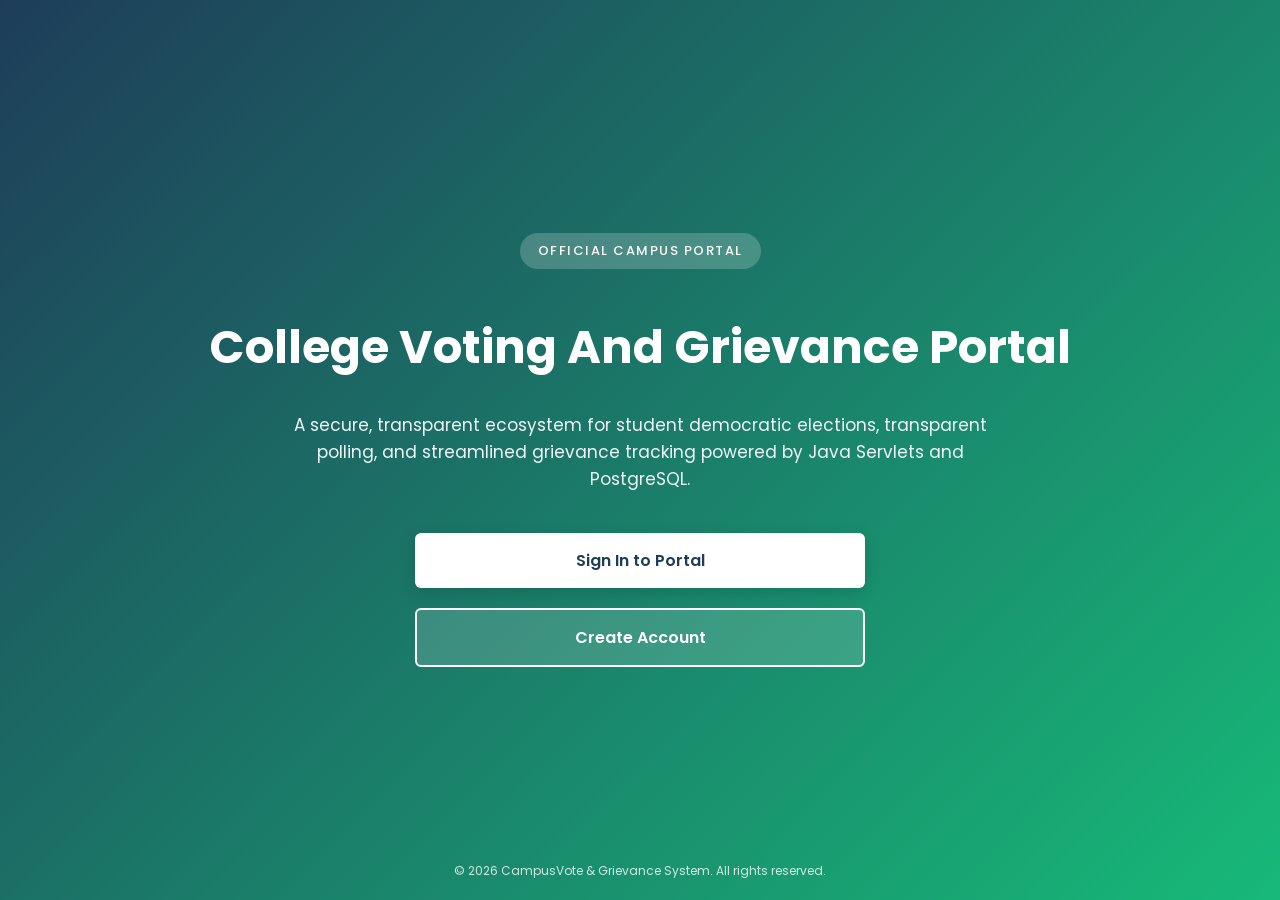
<file: index.html>
<!DOCTYPE html>
<html lang="en">

<head>
    <meta charset="UTF-8">
    <meta name="viewport" content="width=device-width, initial-scale=1.0">
    <title>College Voting And Grievance Portal</title>
    <!-- Google Font: Poppins -->
    <link href="https://fonts.googleapis.com/css2?family=Poppins:wght@400;500;600;700&display=swap" rel="stylesheet">
    <link rel="stylesheet" href="style.css">
</head>

<body style="margin: 0; padding: 0; font-family: 'Poppins', sans-serif; background: linear-gradient(135deg, #1e3d59, #17b978); color: #ffffff; min-height: 100vh; display: flex; flex-direction: column; justify-content: center; align-items: center; overflow-x: hidden;">

    <!-- Full Width Hero Section with Actions -->
    <div style="width: 100%; max-width: 900px; text-align: center; padding: 40px 20px; display: flex; flex-direction: column; align-items: center;">
        
        <span style="background: rgba(255, 255, 255, 0.2); padding: 8px 18px; border-radius: 30px; font-size: 13px; font-weight: 500; text-transform: uppercase; letter-spacing: 1.5px; margin-bottom: 20px;">Official Campus Portal</span>
        
        <h1 style="font-size: 46px; font-weight: 700; line-height: 1.2; margin-bottom: 20px;">College Voting And Grievance Portal</h1>
        
        <p style="font-size: 17px; max-width: 750px; color: #f1f5f9; line-height: 1.6; margin-bottom: 40px;">A secure, transparent ecosystem for student democratic elections, transparent polling, and streamlined grievance tracking powered by Java Servlets and PostgreSQL.</p>
        
        <!-- Action Buttons Directly on Hero -->
        <div style="display: flex; gap: 20px; width: 100%; max-width: 450px; justify-content: center; flex-wrap: wrap;">
            <a href="login.html" style="flex: 1; min-width: 180px; padding: 15px 25px; background-color: #ffffff; color: #1e3d59; text-decoration: none; font-weight: 600; border-radius: 6px; box-shadow: 0 4px 15px rgba(0, 0, 0, 0.15); transition: transform 0.2s;">
                Sign In to Portal
            </a>
            
            <a href="register.html" style="flex: 1; min-width: 180px; padding: 15px 25px; background-color: rgba(255, 255, 255, 0.15); color: #ffffff; border: 2px solid #ffffff; text-decoration: none; font-weight: 600; border-radius: 6px; transition: background 0.2s;">
                Create Account
            </a>
        </div>

    </div>

    <!-- Footer Note -->
    <div style="position: absolute; bottom: 20px; font-size: 12px; color: rgba(255, 255, 255, 0.8);">
        &copy; 2026 CampusVote & Grievance System. All rights reserved.
    </div>

</body>

</html>
</file>
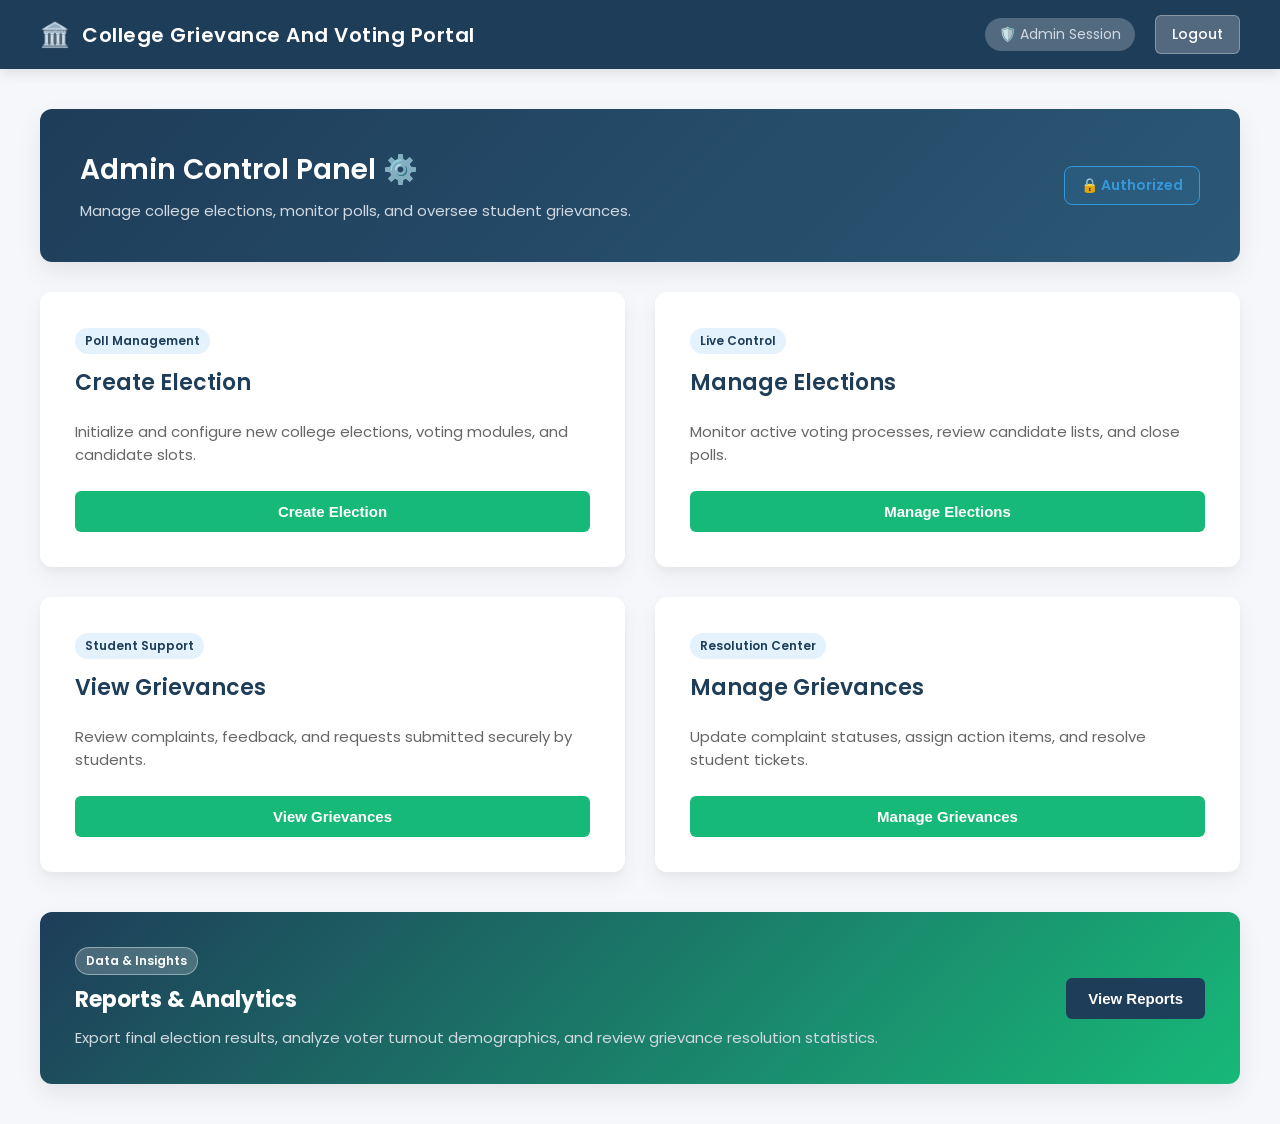
<file: admin.html>
<!DOCTYPE html>
<html lang="en">

<head>
    <meta charset="UTF-8">
    <meta name="viewport" content="width=device-width, initial-scale=1.0">
    <title>Admin Dashboard - CampusVote Portal</title>
    <!-- Google Font: Poppins -->
    <link href="https://fonts.googleapis.com/css2?family=Poppins:wght@400;500;600;700&display=swap" rel="stylesheet">
    <!-- Link to our shared CSS file -->
    <link rel="stylesheet" href="style.css">
</head>

<body>

    <!-- Navigation Bar -->
    <nav>
        <div class="nav-brand">
            <span style="font-size: 24px;">🏛️</span>
            <h2>College Grievance And Voting Portal</h2>
        </div>
        <div class="nav-right">
            <span class="user-badge">🛡️ Admin Session</span>
            <a href="index.html" class="btn-logout">Logout</a>
        </div>
    </nav>

    <!-- Main Content Container -->
    <div class="container">

        <!-- Hero Header -->
        <div class="hero-header">
            <div class="hero-text">
                <h1>Admin Control Panel ⚙️</h1>
                <p>Manage college elections, monitor polls, and oversee student grievances.</p>
            </div>
            <div class="portal-status"
                style="border-color: #3498db; color: #3498db; background-color: rgba(52, 152, 219, 0.1);">
                🔒 Authorized
            </div>
        </div>

        <!-- Admin Modules Grid -->
        <div class="grid">

            <!-- Card 1: Create Election -->
            <div class="card">
                <div>
                    <span class="badge" style="background-color: #e3f2fd; color: #1e3d59;">Poll Management</span>
                    <h3>Create Election</h3>
                    <p>Initialize and configure new college elections, voting modules, and candidate slots.</p>
                </div>
                <button onclick="alert('Create Election section coming soon')" class="btn">Create Election</button>
            </div>

            <!-- Card 2: Manage Elections -->
            <div class="card">
                <div>
                    <span class="badge" style="background-color: #e3f2fd; color: #1e3d59;">Live Control</span>
                    <h3>Manage Elections</h3>
                    <p>Monitor active voting processes, review candidate lists, and close polls.</p>
                </div>
                <button onclick="alert('Manage Elections section coming soon')" class="btn">Manage Elections</button>
            </div>

            <!-- Card 3: View Grievances -->
            <div class="card">
                <div>
                    <span class="badge" style="background-color: #e3f2fd; color: #1e3d59;">Student Support</span>
                    <h3>View Grievances</h3>
                    <p>Review complaints, feedback, and requests submitted securely by students.</p>
                </div>
                <button onclick="alert('Grievances section coming soon')" class="btn">View Grievances</button>
            </div>

            <!-- Card 4: Manage Grievances -->
            <div class="card">
                <div>
                    <span class="badge" style="background-color: #e3f2fd; color: #1e3d59;">Resolution Center</span>
                    <h3>Manage Grievances</h3>
                    <p>Update complaint statuses, assign action items, and resolve student tickets.</p>
                </div>
                <button onclick="alert('Manage Grievances section coming soon')" class="btn">Manage Grievances</button>
            </div>
            <!-- Card 5: Reports & Analytics (Styled as a full-width grievance-banner) -->
            <div class="grievance-banner">
                <div>
                    <span class="badge"
                        style="background-color: rgba(255, 255, 255, 0.2); color: #ffffff; border: 1px solid rgba(255, 255, 255, 0.4); margin-bottom: 8px;">Data
                        & Insights</span>
                    <h3>Reports & Analytics</h3>
                    <p>Export final election results, analyze voter turnout demographics, and review grievance
                        resolution statistics.</p>
                </div>
                <button onclick="alert('Reports & Analytics section coming soon')" class="btn">View Reports</button>
            </div>
        </div>
    </div>

</body>

</html>
</file>
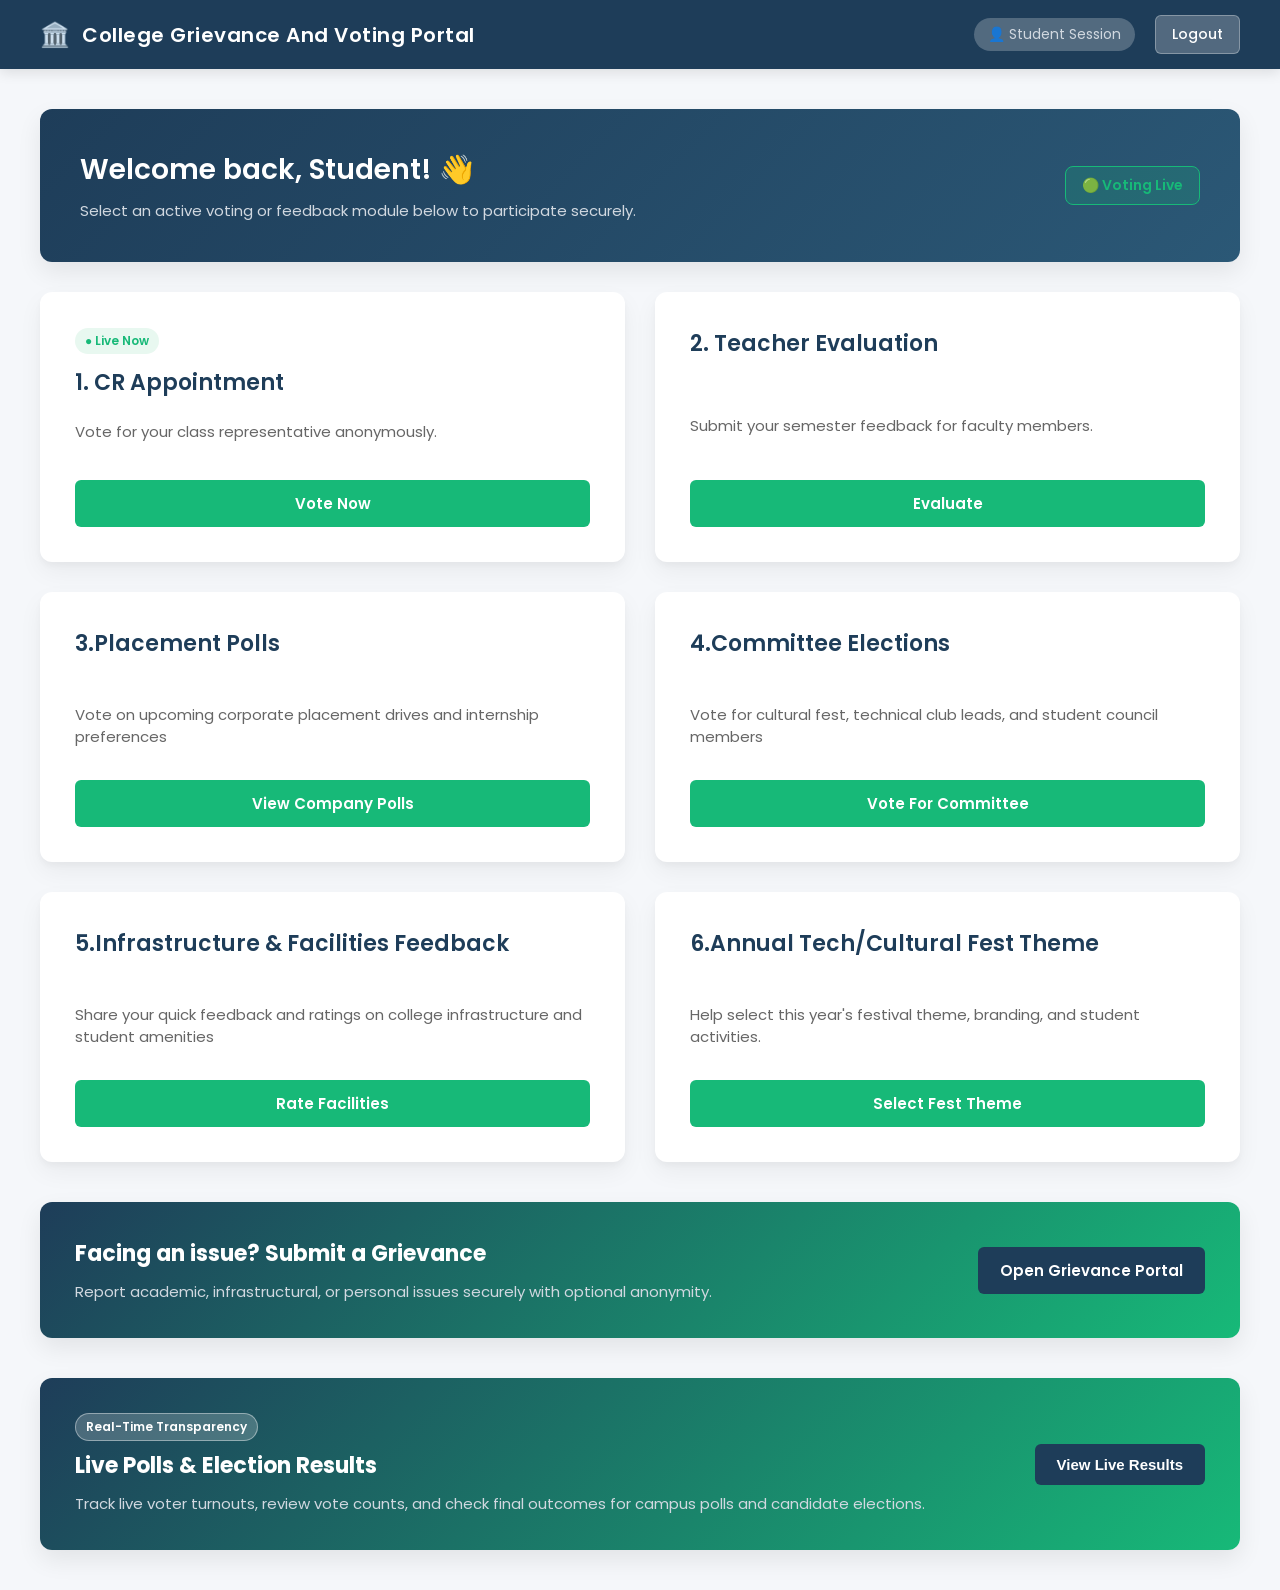
<file: dashboard.html>
<!DOCTYPE html>
<html lang="en">

<head>
    <meta charset="UTF-8">
    <meta name="viewport" content="width=device-width, initial-scale=1.0">
    <title>Student Dashboard</title>
    <!-- Google Font: Poppins -->
    <link href="https://fonts.googleapis.com/css2?family=Poppins:wght@400;500;600;700&display=swap" rel="stylesheet">
    <!-- Link to our shared CSS file -->
    <link rel="stylesheet" href="style.css">
</head>

<body>

    <!-- Navigation Bar -->
    <nav>
        <div class="nav-brand">
            <span style="font-size: 24px;">🏛️</span>
            <h2>College Grievance And Voting Portal</h2>
        </div>
        <div class="nav-right">
            <span class="user-badge">👤 Student Session</span>
            <a href="login.html" class="btn-logout">Logout</a>
        </div>
    </nav>

    <!-- Main Content Container -->
    <div class="container">

        <!-- Hero Header -->
        <div class="hero-header">
            <div class="hero-text">
                <h1>Welcome back, Student! 👋</h1>
                <p>Select an active voting or feedback module below to participate securely.</p>
            </div>
            <div class="portal-status">
                🟢 Voting Live
            </div>
        </div>

        <!-- Voting Cards Grid -->
        <div class="grid">
            <!-- Card 1 -->
            <div class="card">
                <div><span class="badge">● Live Now</span><!--for live notification-->
                    <h3>1. CR Appointment</h3>
                    <p>Vote for your class representative anonymously.</p>
                </div>
                <a href="vote.html?poll=cr" class="btn">Vote Now</a><!--javascipt-->
            </div>

            <!-- Card 2 -->
            <div class="card">
                <h3>2. Teacher Evaluation</h3>
                <p>Submit your semester feedback for faculty members.</p>
                <a href="vote.html?poll=teacher" class="btn">Evaluate</a>
            </div>
            <div class="card">
                <h3>3.Placement Polls</h3>
                <p>Vote on upcoming corporate placement drives and internship preferences</p>
                <a href="vote.html?poll=placement" class="btn">View Company Polls</a>
            </div>
            <div class="card">
                <h3>4.Committee Elections</h3>
                <p>Vote for cultural fest, technical club leads, and student council members</p>
                <a href="vote.html?poll=committee" class="btn">Vote For Committee</a>

            </div>
            <div class="card">
                <h3>5.Infrastructure & Facilities Feedback</h3>
                <p>Share your quick feedback and ratings on college infrastructure and student amenities</p>
                <a href="vote.html?poll=infrastructure" class="btn">Rate Facilities</a>
            </div>
            <div class="card">
                <h3>6.Annual Tech/Cultural Fest Theme</h3>
                <p>Help select this year's festival theme, branding, and student activities.</p>
                <a href="vote.html?poll=fest" class="btn">Select Fest Theme</a>
            </div>
            <!-- Grievance Portal Quick Access -->
            <div class="grievance-banner">
                <div>
                    <h3>Facing an issue? Submit a Grievance</h3>
                    <p>Report academic, infrastructural, or personal issues securely with optional anonymity.</p>
                </div>
                <a href="grievance.html" class="btn">Open Grievance Portal</a>
            </div>
            <!-- Full-Width Live Polls & Results Banner -->
<div class="grievance-banner" style="background: linear-gradient(135deg, #1e3d59 0%, #17b978 100%);">
    <div>
        <span class="badge" style="background-color: rgba(255, 255, 255, 0.2); color: #ffffff; border: 1px solid rgba(255, 255, 255, 0.4); margin-bottom: 8px;">Real-Time Transparency</span>
        <h3>Live Polls & Election Results</h3>
        <p>Track live voter turnouts, review vote counts, and check final outcomes for campus polls and candidate elections.</p>
    </div>
    <button onclick="alert('Live Polls & Results view coming soon')" class="btn">View Live Results</button>
</div>
        </div>
    </div>

<script src="script.js"></script>
</body>

</html>
</file>
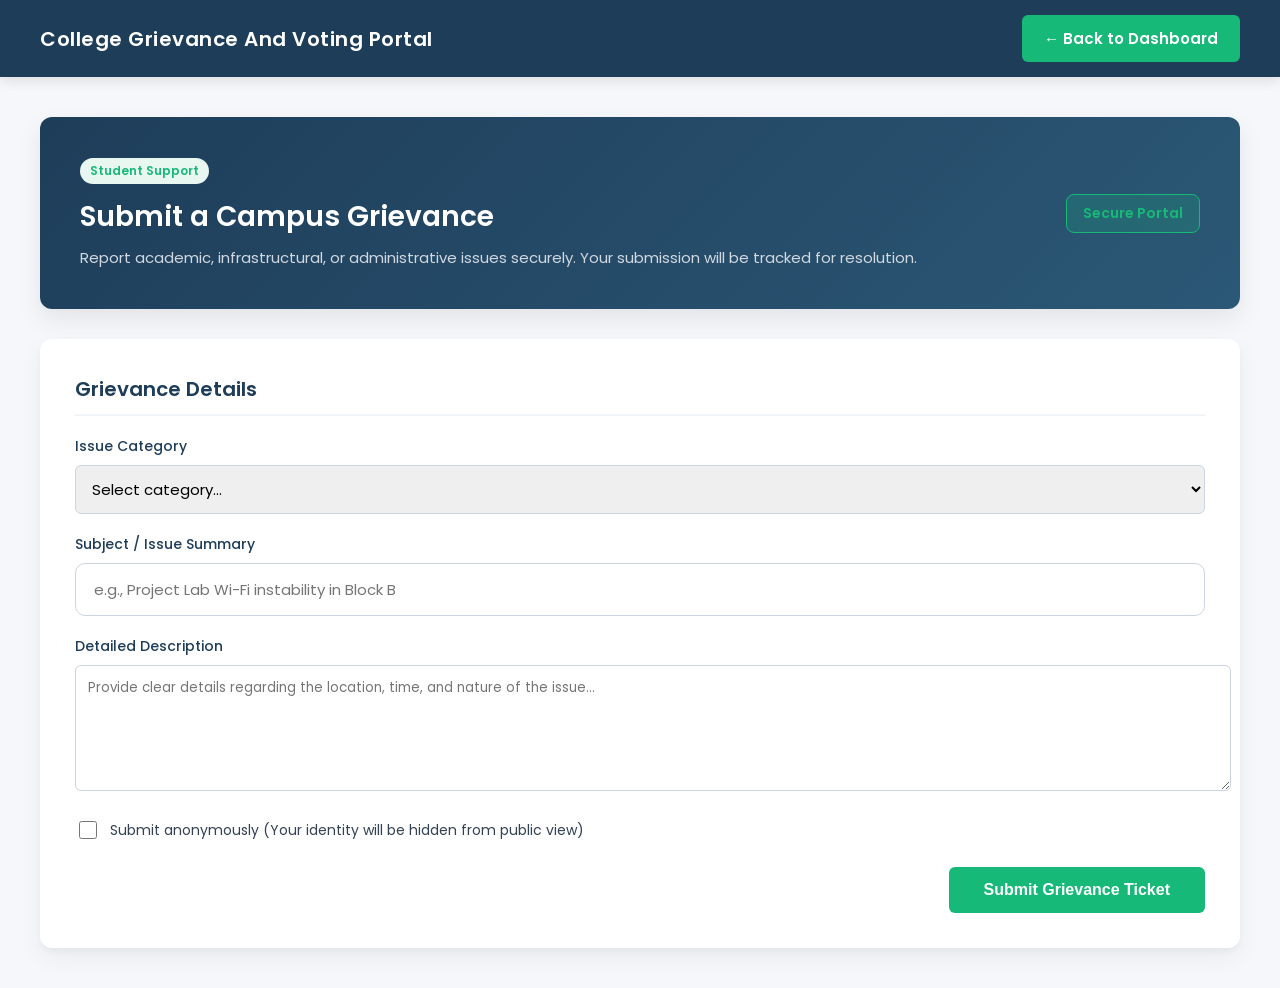
<file: grievance.html>
<!DOCTYPE html>
<html lang="en">

<head>
    <meta charset="UTF-8">
    <meta name="viewport" content="width=device-width, initial-scale=1.0">
    <title>Submit Grievance - CampusVote Portal</title>
    <!-- Google Font: Poppins -->
    <link href="https://fonts.googleapis.com/css2?family=Poppins:wght@400;500;600;700&display=swap" rel="stylesheet">
    <!-- Link to our shared CSS file -->
    <link rel="stylesheet" href="style.css">
</head>

<body>

    <!-- Navigation Bar -->
    <nav>
        <div class="nav-brand">
            <h2>College Grievance And Voting Portal</h2>
        </div>
        <div class="nav-right">
            <a href="dashboard.html" class="btn btn-logout">&larr; Back to Dashboard</a>
        </div>
    </nav>

    <!-- Main Content Container -->
    <div class="container">

        <!-- Hero Header -->
        <div class="hero-header">
            <div class="hero-text">
                <span class="badge">Student Support</span>
                <h1>Submit a Campus Grievance</h1>
                <p>Report academic, infrastructural, or administrative issues securely. Your submission will be tracked for resolution.</p>
            </div>
            <div class="portal-status">
                Secure Portal
            </div>
        </div>

        <!-- Grievance Form Card -->
        <div class="card" style="display: block; max-width: 100%; cursor: default;">
            <form action="SubmitGrievanceServlet" method="POST" onsubmit="handleGrievanceSubmit(event)">
                
                <h3 style="margin-bottom: 20px; font-size: 20px; border-bottom: 2px solid #f1f5f9; padding-bottom: 10px;">Grievance Details</h3>

                <!-- Category Selection -->
                <div style="margin-bottom: 20px;">
                    <label style="display: block; font-weight: 500; color: #1e3d59; margin-bottom: 8px; font-size: 14px;">Issue Category</label>
                    <select name="category" required class="register-input" style="width: 100%; padding: 12px; border: 1px solid #cbd5e1; border-radius: 6px; font-family: 'Poppins', sans-serif;">
                        <option value="" disabled selected>Select category...</option>
                        <option value="infrastructure">Infrastructure & Facilities (Labs, Wi-Fi, Water)</option>
                        <option value="academic">Academic & Faculty Feedback</option>
                        <option value="canteen">Canteen & Food Services</option>
                        <option value="administration">Administrative & Examination Cell</option>
                        <option value="other">Other Campus Issues</option>
                    </select>
                </div>

                <!-- Subject Line -->
                <div style="margin-bottom: 20px;">
                    <label style="display: block; font-weight: 500; color: #1e3d59; margin-bottom: 8px; font-size: 14px;">Subject / Issue Summary</label>
                    <input type="text" name="subject" placeholder="e.g., Project Lab Wi-Fi instability in Block B" required class="register-input" style="width: 100%;">
                </div>

                <!-- Detailed Description -->
                <div style="margin-bottom: 20px;">
                    <label style="display: block; font-weight: 500; color: #1e3d59; margin-bottom: 8px; font-size: 14px;">Detailed Description</label>
                    <textarea name="description" rows="5" placeholder="Provide clear details regarding the location, time, and nature of the issue..." required style="width: 100%; padding: 12px; border: 1px solid #cbd5e1; border-radius: 6px; font-family: 'Poppins', sans-serif; resize: vertical;"></textarea>
                </div>

                <!-- Anonymity Checkbox -->
                <div style="margin-bottom: 25px; display: flex; align-items: center; gap: 10px;">
                    <input type="checkbox" id="anonymous" name="is_anonymous" style="width: 18px; height: 18px; accent-color: #17b978;">
                    <label for="anonymous" style="font-size: 14px; color: #334155; cursor: pointer;">Submit anonymously (Your identity will be hidden from public view)</label>
                </div>

                <!-- Submit Button -->
                <div style="text-align: right;">
                    <button type="submit" class="btn" style="padding: 14px 35px; font-size: 16px;">Submit Grievance Ticket</button>
                </div>
            </form>
        </div>

    </div>

    <!-- External JavaScript File -->
    <script src="script.js"></script>

</body>

</html>
</file>
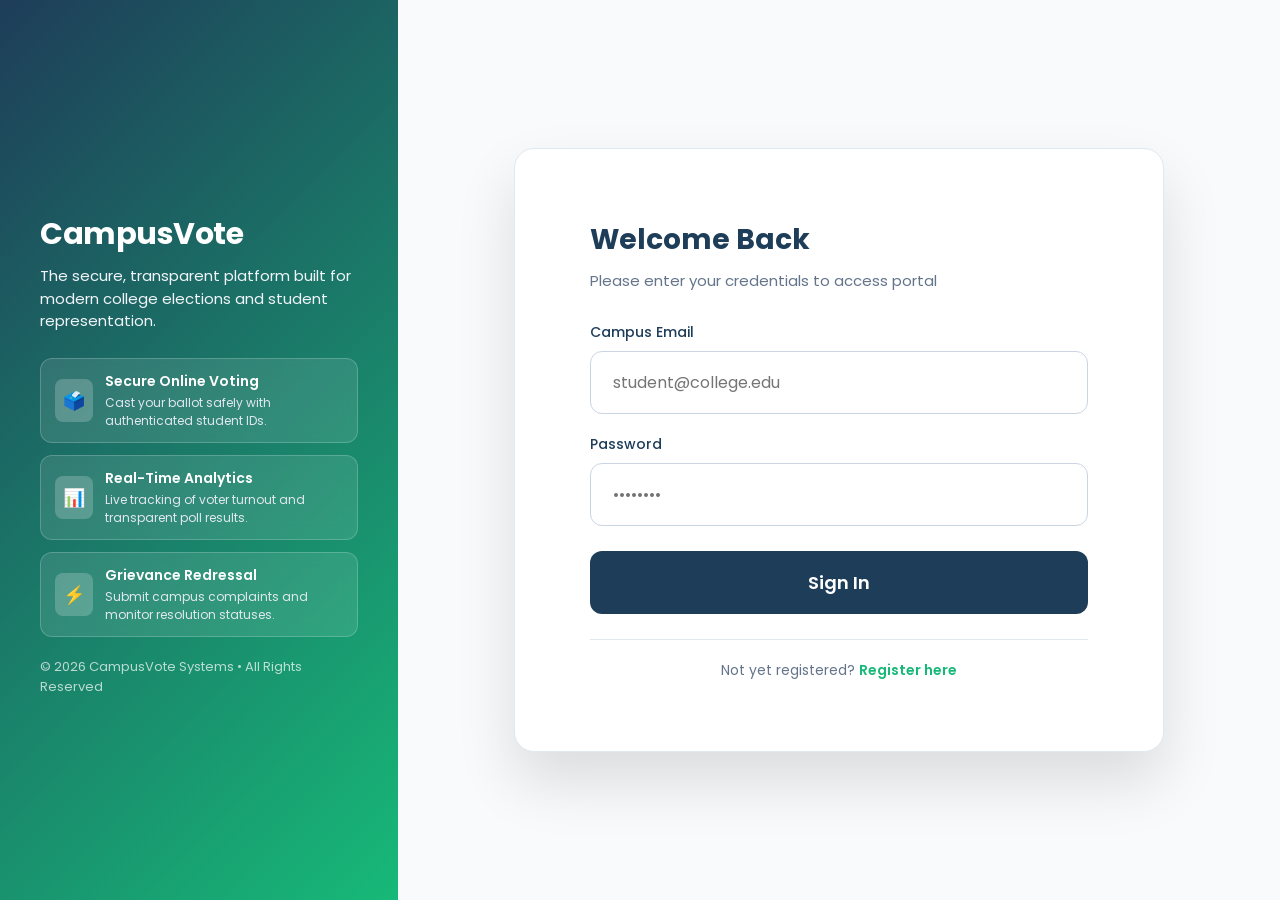
<file: login.html>
<!DOCTYPE html>
<html lang="en">
<head>
    <meta charset="UTF-8">
    <meta name="viewport" content="width=device-width, initial-scale=1.0">
    <title>Login - CampusVote Portal</title>
    <!-- Google Font: Poppins -->
    <link href="https://fonts.googleapis.com/css2?family=Poppins:wght@400;500;600;700&display=swap" rel="stylesheet">
    <!-- Link to our shared CSS file -->
    <link rel="stylesheet" href="style.css">
</head>
<body class="login-body">

    <!-- Left Side: Gradient Brand Panel with Interactive Feature Cards -->
    <div class="login-brand-side">
        <div>

            <h1>CampusVote</h1>
            <p>The secure, transparent platform built for modern college elections and student representation.</p>
            
            <!-- Feature Highlights Cards -->
            <div class="brand-features">
                <div class="brand-feature-item">
                    <span class="brand-feature-icon">🗳️</span>
                    <div class="brand-feature-text">
                        <h4>Secure Online Voting</h4>
                        <p>Cast your ballot safely with authenticated student IDs.</p>
                    </div>
                </div>

                <div class="brand-feature-item">
                    <span class="brand-feature-icon">📊</span>
                    <div class="brand-feature-text">
                        <h4>Real-Time Analytics</h4>
                        <p>Live tracking of voter turnout and transparent poll results.</p>
                    </div>
                </div>

                <div class="brand-feature-item">
                    <span class="brand-feature-icon">⚡</span>
                    <div class="brand-feature-text">
                        <h4>Grievance Redressal</h4>
                        <p>Submit campus complaints and monitor resolution statuses.</p>
                    </div>
                </div>
            </div>
        </div>

        <div style="font-size: 13px; color: rgba(255, 255, 255, 0.7); margin-top: 20px;">
            © 2026 CampusVote Systems • All Rights Reserved
        </div>
    </div>

    <!-- Right Side: Large Prominent Login Card Form -->
    <div class="login-form-side">
        <div class="login-card">
            
            <div style="margin-bottom: 30px;">
                <h2 style="color: #1e3d59; margin: 0 0 8px 0; font-size: 28px; font-weight: 700;">Welcome Back</h2>
                <p style="color: #64748b; font-size: 15px; margin: 0;">Please enter your credentials to access portal</p>
            </div>

            <!-- Login Form -->
            <form onsubmit="event.preventDefault(); alert('Login logic coming soon with Java Servlets/PostgreSQL!');">
                
                <!-- Email Field -->
                <div style="margin-bottom: 20px;">
                    <label style="display: block; font-weight: 500; color: #1e3d59; margin-bottom: 8px; font-size: 14px;">Campus Email</label>
                    <input type="email" placeholder="student@college.edu" required class="login-input">
                </div>

                <!-- Password Field -->
                <div style="margin-bottom: 25px;">
                    <label style="display: block; font-weight: 500; color: #1e3d59; margin-bottom: 8px; font-size: 14px;">Password</label>
                    <input type="password" placeholder="••••••••" required class="login-input">
                </div>

                <!-- Login Button -->
                <button type="submit" class="login-submit-btn">Sign In</button>
            </form>

            <!-- Not Yet Registered Section -->
            <div style="text-align: center; margin-top: 25px; padding-top: 20px; border-top: 1px solid #e2e8f0;">
                <p style="color: #64748b; font-size: 14px; margin: 0;">
                    Not yet registered? 
                    <a href="register.html" style="color: #17b978; text-decoration: none; font-weight: 600;">Register here</a>
                </p>
            </div>

        </div>
    </div>

</body>
</html>
</file>
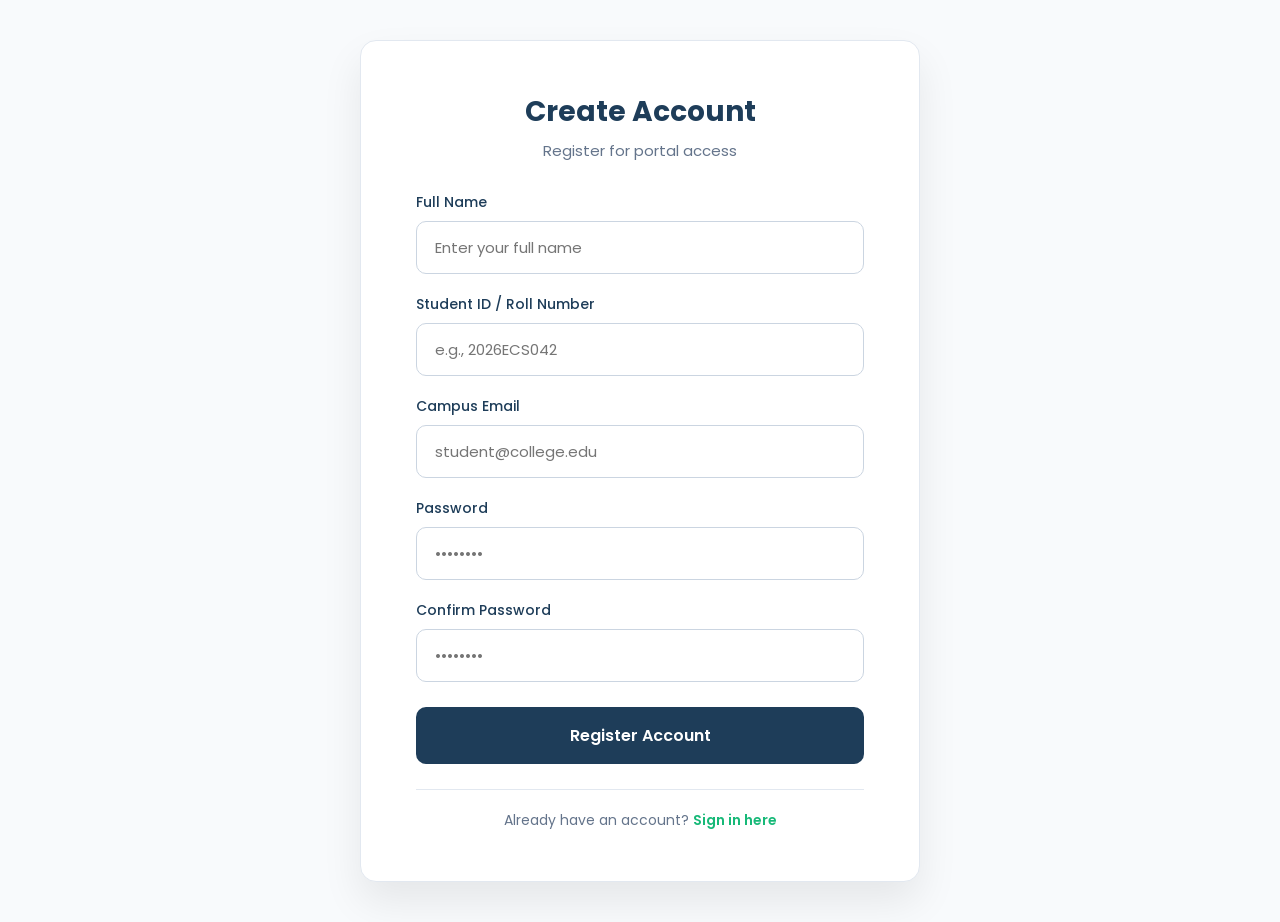
<file: register.html>
<!DOCTYPE html>
<html lang="en">
<head>
    <meta charset="UTF-8">
    <meta name="viewport" content="width=device-width, initial-scale=1.0">
    <title>Register - CampusVote Portal</title>
    <!-- Google Font: Poppins -->
    <link href="https://fonts.googleapis.com/css2?family=Poppins:wght@400;500;600;700&display=swap" rel="stylesheet">
    <!-- Link to our shared CSS file -->
    <link rel="stylesheet" href="style.css">
</head>
<body class="register-body">

    <div class="register-container">
        <div class="register-card">
            
            <!-- Page Header -->
            <div style="text-align: center; margin-bottom: 30px;">
                
                <h2 style="color: #1e3d59; margin: 0 0 6px 0; font-size: 28px; font-weight: 700;">Create Account</h2>
                <p style="color: #64748b; font-size: 15px; margin: 0;">Register for  portal access</p>
            </div>

            <!-- Registration Form -->
            <form onsubmit="event.preventDefault(); alert('Registration backend logic coming soon with Java Servlets/PostgreSQL!');">
                
                <!-- Full Name -->
                <div style="margin-bottom: 20px;">
                    <label style="display: block; font-weight: 500; color: #1e3d59; margin-bottom: 8px; font-size: 14px;">Full Name</label>
                    <input type="text" placeholder="Enter your full name" required class="register-input">
                </div>

                <!-- Student ID / Roll Number -->
                <div style="margin-bottom: 20px;">
                    <label style="display: block; font-weight: 500; color: #1e3d59; margin-bottom: 8px; font-size: 14px;">Student ID / Roll Number</label>
                    <input type="text" placeholder="e.g., 2026ECS042" required class="register-input">
                </div>

                <!-- Campus Email -->
                <div style="margin-bottom: 20px;">
                    <label style="display: block; font-weight: 500; color: #1e3d59; margin-bottom: 8px; font-size: 14px;">Campus Email</label>
                    <input type="email" placeholder="student@college.edu" required class="register-input">
                </div>

                <!-- Password -->
                <div style="margin-bottom: 20px;">
                    <label style="display: block; font-weight: 500; color: #1e3d59; margin-bottom: 8px; font-size: 14px;">Password</label>
                    <input type="password" placeholder="••••••••" required class="register-input">
                </div>

                <!-- Confirm Password -->
                <div style="margin-bottom: 25px;">
                    <label style="display: block; font-weight: 500; color: #1e3d59; margin-bottom: 8px; font-size: 14px;">Confirm Password</label>
                    <input type="password" placeholder="••••••••" required class="register-input">
                </div>

                <!-- Register Submit Button -->
                <button type="submit" class="register-submit-btn">Register Account</button>
            </form>

            <!-- Already Registered Link -->
            <div style="text-align: center; margin-top: 25px; padding-top: 20px; border-top: 1px solid #e2e8f0;">
                <p style="color: #64748b; font-size: 14px; margin: 0;">
                    Already have an account? 
                    <a href="login.html" style="color: #17b978; text-decoration: none; font-weight: 600;">Sign in here</a>
                </p>
            </div>

        </div>
    </div>

</body>
</html>
</file>
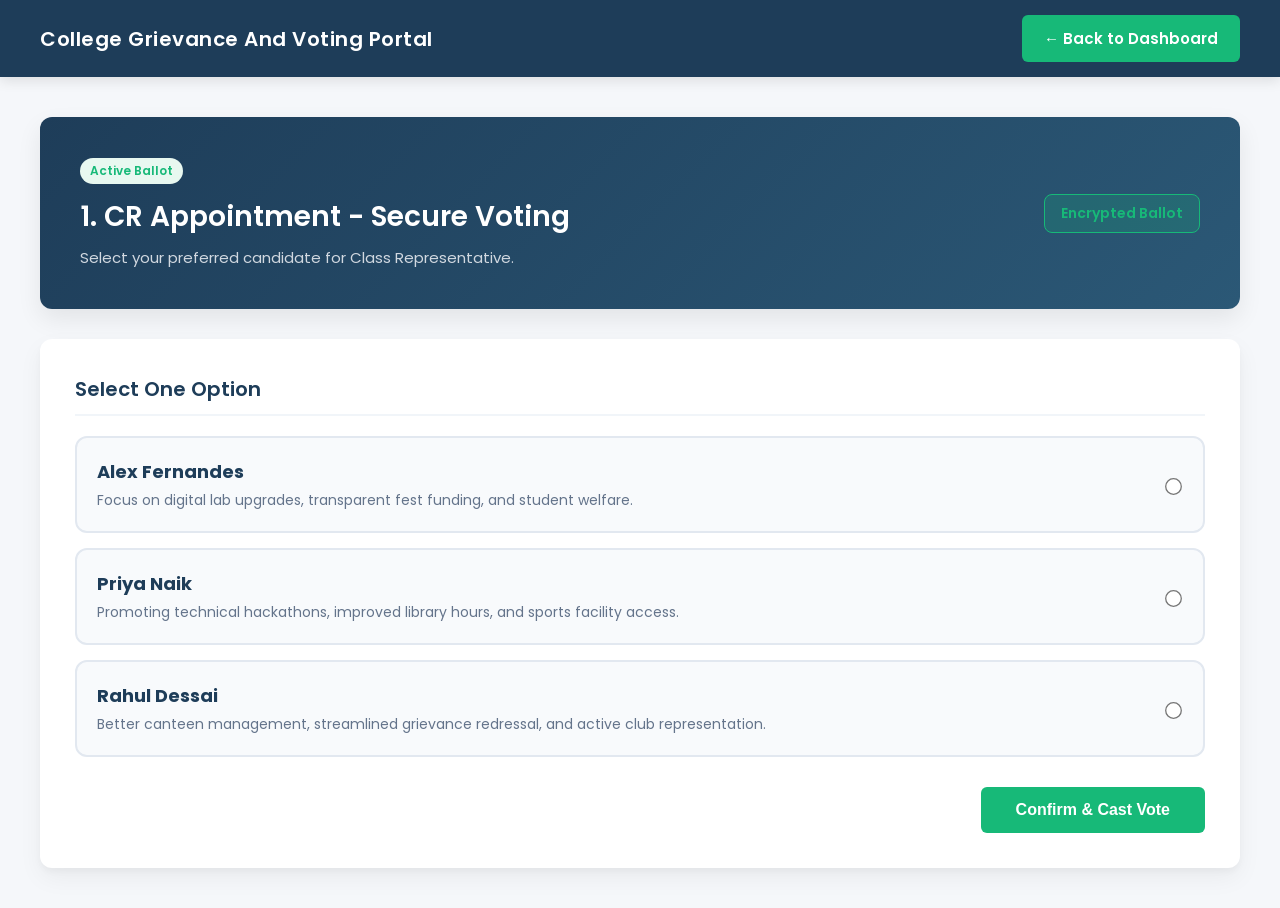
<file: vote.html>
<!DOCTYPE html>
<html lang="en">

<head>
    <meta charset="UTF-8">
    <meta name="viewport" content="width=device-width, initial-scale=1.0">
    <title>Cast Vote - CampusVote Portal</title>
    <!-- Google Font: Poppins -->
    <link href="https://fonts.googleapis.com/css2?family=Poppins:wght@400;500;600;700&display=swap" rel="stylesheet">
    <!-- Link to our shared CSS file -->
    <link rel="stylesheet" href="style.css">
</head>

<body>

    <!-- Navigation Bar -->
    <nav>
        <div class="nav-brand">
            <h2>College Grievance And Voting Portal</h2>
        </div>
        <div class="nav-right">
            <a href="dashboard.html" class="btn btn-logout">&larr; Back to Dashboard</a>
        </div>
    </nav>

    <!-- Main Content Container -->
    <div class="container">

        <!-- Hero Header (Dynamically updated by script.js) -->
        <div class="hero-header">
            <div class="hero-text">
                <span class="badge">Active Ballot</span>
                <h1 id="poll-title">Secure Voting</h1>
                <p id="poll-desc">Select your preferred option below. Your vote is anonymous and final once submitted.</p>
            </div>
            <div class="portal-status">
                Encrypted Ballot
            </div>
        </div>

        <!-- Voting Form Card -->
        <div class="card" style="display: block; max-width: 100%; cursor: default;">
            <form action="SubmitVoteServlet" method="POST">
                <!-- Hidden input tracking which poll type is being submitted to the backend -->
                <input type="hidden" name="poll_type" id="pollTypeInput" value="cr">
                
                <h3 style="margin-bottom: 20px; font-size: 20px; border-bottom: 2px solid #f1f5f9; padding-bottom: 10px;">Select One Option</h3>

                <!-- Candidate List Container (Dynamically injected by script.js) -->
                <div id="candidates-container"></div>

                <!-- Submit Button -->
                <div style="margin-top: 30px; text-align: right;">
                    <button type="submit" class="btn" style="padding: 14px 35px; font-size: 16px;">Confirm & Cast Vote</button>
                </div>
            </form>
        </div>

    </div>

    <!-- External JavaScript File -->
    <script src="script.js"></script>

</body>

</html>
</file>
<file: style.css>
/* --- 1. GLOBAL SETTINGS --- */
body {
    font-family: 'Poppins', sans-serif;
    background-color: #f5f7fa; /* Clean Off-White */
    color: #333333;             /* Dark Charcoal */
    margin: 0;
    padding: 0;
}

/* --- ----------------------2. NAVIGATION BAR & BRANDING ---------------------------------------- */
nav {
    background-color: #1e3d59; /* Deep Navy Blue */
    color: #ffffff;
    padding: 15px 40px;
    display: flex;
    justify-content: space-between;
    align-items: center;
    box-shadow: 0 4px 12px rgba(0, 0, 0, 0.1);
}

.nav-brand {
    display: flex;
    align-items: center;
    gap: 12px;
}

.nav-brand h2 {
    margin: 0;
    font-size: 20px;
    font-weight: 600;
    letter-spacing: 0.5px;
}

.nav-right {
    display: flex;
    align-items: center;
    gap: 20px;
}

.user-badge {
    background-color: rgba(255, 255, 255, 0.233);
    padding: 6px 14px;
    border-radius: 20px;
    font-size: 14px;
    color: #d1d8e0;
}

.btn-logout {
    background-color: rgba(255, 255, 255, 0.233);
    border: 1px solid rgba(255, 255, 255, 0.3);
    color: #ffffff;
    padding: 8px 16px;
    border-radius: 6px;
    text-decoration: none;
    font-size: 14px;
    font-weight: 500;
    transition: all 0.2s ease;
}

.btn-logout:hover {
    background-color: #ff4757;
    border-color: #ff4757;
}

/* --- 3. HERO HEADER SECTION --- */
.hero-header {
    background: linear-gradient(135deg, #1e3d59 0%, #2b5876 100%);
    color: #ffffff;
    padding: 40px;
    border-radius: 12px;
    margin-bottom: 30px;
    box-shadow: 0 10px 25px rgba(0, 0, 0, 0.08);
    display: flex;
    justify-content: space-between;
    align-items: center;
}

.hero-text h1 {
    margin: 0 0 8px 0;
    font-size: 28px;
    font-weight: 600;
}

.hero-text p {
    margin: 0;
    color: #d1d8e0;
    font-size: 15px;
}

.portal-status {
    background-color: rgba(23, 185, 120, 0.2);
    border: 1px solid #17b978;
    color: #17b978;
    padding: 8px 16px;
    border-radius: 8px;
    font-weight: 600;
    font-size: 14px;
    text-align: center;
}

/* --- 4. COMMON BUTTON STYLE --- */
.btn {
    background-color: #17b978; /* Vibrant Teal */
    color: #ffffff;
    padding: 12px 22px;
    border-radius: 6px;
    text-decoration: none;
    font-weight: 600;
    display: inline-block;
    border: none;
    cursor: pointer;
    font-size: 15px;
    text-align: center;
}

.btn:hover {
  background-color: #1e3d59; 
    transform: translateY(-2px);
    
}


/* --- 5. REUSABLE CARD STYLE --- */
.card {
    background-color: #ffffff; /* Pure White */
    border-radius: 12px;
    padding: 35px;
    min-height: 200px;
    box-shadow: 0 10px 25px rgba(0, 0, 0, 0.05), 0 4px 6px rgba(0, 0, 0, 0.03);
    transition: transform 0.2s ease, box-shadow 0.2s ease;
    display: flex;
    flex-direction: column;
    justify-content: space-between;
   
}

.card:hover {
    transform: translateY(-4px);
    box-shadow: 0 15px 30px rgba(0, 0, 0, 0.08);
}

.card h3 {
    color: #1e3d59;
    margin-top: 0;
    font-size: 22px;
    font-weight: 600;
}

.card p {
    color: #666666;
    font-size: 15px;
    margin-bottom: 25px;
    line-height: 1.5;
}

/* --- 6. BADGE STYLE --- */
.badge {
    background-color: #e8f8f0;
    color: #17b978;
    font-size: 12px;
    font-weight: 600;
    padding: 4px 10px;
    border-radius: 20px;
    display: inline-block;
    margin-bottom: 12px;
}

/* --- 7. GRIEVANCE BANNER STYLE --- */
.grievance-banner {
    background: linear-gradient(135deg, #1e3d59 0%, #17b978 100%); /* Stays locked to your gorgeous gradient */
    color: #ffffff;
    grid-column: span 2; /* Spans across both columns */
    border-radius: 12px;
    padding: 35px;
    display: flex;
    justify-content: space-between;
    align-items: center;
    box-shadow: 0 10px 25px rgba(0, 0, 0, 0.08);
    margin-top: 10px;
    transition: transform 0.25s ease, box-shadow 0.25s ease; /* Smooth transition */
}

.grievance-banner h3 {
    color: #ffffff;
    margin-top: 0;
    margin-bottom: 10px;
    font-size: 22px;
}

.grievance-banner p {
    margin: 0;
    color: #d1d8e0;
    font-size: 15px;
}
/* Button inside the banner: Deep Blue background with White text */
.grievance-banner .btn {
    background-color: #1e3d59; /* Deep Navy Blue */
    color: #ffffff;            /* White Font */
    font-weight: 600;
    white-space: nowrap;
    margin-left: 20px;
    border: none;
    cursor: pointer;
    transition: background-color 0.2s ease, transform 0.15s ease, box-shadow 0.15s ease;
}

/* Hover state: Shifts to a rich Vibrant Teal or slightly lighter blue for clear feedback + lift */
.grievance-banner .btn:hover {
    background-color: #1e3d59; /* Shifts to your Vibrant Teal on hover for an awesome interactive feel */
    color: #ffffff;            /* White text remains crisp */
    transform: translateY(-2px); 
    box-shadow: 0 4px 12px rgba(0, 0, 0, 0.2);
    opacity:0.7;
}

/* --- 8. LAYOUT UTILITIES --- */
.container {
    max-width: 1200px;
    margin: 40px auto;
    padding: 0 30px;
}

.grid {
    display: grid;
    grid-template-columns: repeat(2, 1fr); /* Exactly 2 cards per row */
    gap: 30px;
    max-width: 1200px;
    margin-top: 20px;
    margin-bottom: 30px;
}
/* --- LOGIN PAGE SPLIT LAYOUT & DESIGN SYSTEM --- */
.login-body {
    margin: 0;
    padding: 0;
    font-family: 'Poppins', sans-serif;
    min-height: 100vh;
    display: flex;
    background-color: #f8fafc;
}

/* Sleek, compact left side (flex: 0.65) - Smaller than right, but spacious enough to keep text clean */
.login-brand-side {
    flex: 0.65; 
    background: linear-gradient(135deg, #1e3d59 0%, #17b978 100%);
    color: white;
    padding: 50px 40px;
    display: flex;
    flex-direction: column;
    justify-content: center;
    box-sizing: border-box;
}

.login-brand-side h1 {
    font-size: 30px;
    font-weight: 700;
    margin: 12px 0 12px 0;
    letter-spacing: -0.5px;
    line-height: 1.25;
}

.login-brand-side p {
    font-size: 15px;
    color: #f1f5f9;
    line-height: 1.5;
    margin: 0 0 25px 0;
}

/* Sleek Feature Highlights for Left Side */
.brand-features {
    display: flex;
    flex-direction: column;
    gap: 12px;
}

.brand-feature-item {
    display: flex;
    align-items: center;
    gap: 12px;
    background: rgba(255, 255, 255, 0.1);
    backdrop-filter: blur(8px);
    border: 1px solid rgba(255, 255, 255, 0.2);
    padding: 12px 14px;
    border-radius: 12px;
}

.brand-feature-icon {
    font-size: 18px;
    background: rgba(255, 255, 255, 0.2);
    padding: 8px;
    border-radius: 8px;
    display: flex;
    align-items: center;
    justify-content: center;
}

.brand-feature-text h4 {
    margin: 0 0 2px 0;
    font-size: 14px;
    font-weight: 600;
    color: #ffffff;
}

.brand-feature-text p {
    margin: 0;
    font-size: 12px;
    color: #e2e8f0;
}

/* Massive, dominant right side (flex: 1.6) */
.login-form-side {
    flex: 1.6;
    display: flex;
    justify-content: center;
    align-items: center;
    padding: 50px;
}

/* MASSIVE & EXPANDED Login Card */
.login-card {
    width: 100%;
    max-width: 650px; /* Much larger, wide, and commanding */
    padding: 70px 75px; /* Deep luxury padding */
    background: #ffffff;
    border-radius: 20px;
    box-shadow: 0 30px 60px rgba(0, 0, 0, 0.12);
    border: 1px solid #e2e8f0;
    box-sizing: border-box;
}

/* Extra comfortable, wide form inputs */
.login-input {
    width: 100%;
    padding: 18px 22px; /* Super tall and easy to type into */
    border: 1px solid #cbd5e1;
    border-radius: 12px;
    font-family: 'Poppins', sans-serif;
    font-size: 16px;
    box-sizing: border-box;
    outline: none;
    transition: border-color 0.2s, box-shadow 0.2s;
}

.login-input:focus {
    border-color: #17b978;
    box-shadow: 0 0 0 4px rgba(23, 185, 120, 0.15);
}

/* Bold, large submit button */
.login-submit-btn {
    width: 100%;
    padding: 18px;
    font-size: 18px;
    background-color: #1e3d59;
    color: #ffffff;
    border: none;
    border-radius: 12px;
    cursor: pointer;
    font-weight: 600;
    font-family: 'Poppins', sans-serif;
    transition: background-color 0.2s, transform 0.15s;
}

.login-submit-btn:hover {
    background-color: #17b978;
    transform: translateY(-2px);
}

/* Responsive breakpoint for mobile screens */
@media (max-width: 900px) {
    .login-brand-side { display: none; } 
    .login-form-side { flex: 1; }
}

/* --- REGISTRATION PAGE STYLING (Full Centered Layout) --- */
.register-body {
    margin: 0;
    padding: 0;
    font-family: 'Poppins', sans-serif;
    min-height: 100vh;
    display: flex;
    justify-content: center;
    align-items: center;
    background-color: #f8fafc;
}

.register-container {
    width: 100%;
    max-width: 600px;
    padding: 40px 20px;
    box-sizing: border-box;
}

.register-card {
    background: #ffffff;
    padding: 50px 55px;
    border-radius: 16px;
    box-shadow: 0 20px 40px rgba(0, 0, 0, 0.08);
    border: 1px solid #e2e8f0;
}

.register-input {
    width: 100%;
    padding: 14px 18px;
    border: 1px solid #cbd5e1;
    border-radius: 10px;
    font-family: 'Poppins', sans-serif;
    font-size: 15px;
    box-sizing: border-box;
    outline: none;
    transition: border-color 0.2s, box-shadow 0.2s;
}

.register-input:focus {
    border-color: #17b978;
    box-shadow: 0 0 0 3px rgba(23, 185, 120, 0.15);
}

.register-submit-btn {
    width: 100%;
    padding: 16px;
    font-size: 16px;
    background-color: #1e3d59;
    color: #ffffff;
    border: none;
    border-radius: 10px;
    cursor: pointer;
    font-weight: 600;
    font-family: 'Poppins', sans-serif;
    transition: background-color 0.2s, transform 0.15s;
}

.register-submit-btn:hover {
    background-color: #17b978;
    transform: translateY(-1px);
}
/*--------------------------------------------------------------------------------------------------*/
/* Candidate Selection Ballot Styles */
.candidate-card {
    display: flex;
    align-items: center;
    justify-content: space-between;
    background: #f8fafc;
    border: 2px solid #e2e8f0;
    padding: 20px;
    border-radius: 12px;
    margin-bottom: 15px;
    cursor: pointer;
    transition: all 0.2s ease;
}

.candidate-card:hover {
    border-color: #17b978;
    background: #f0fdf4;
}

.candidate-info h4 {
    margin: 0 0 5px 0;
    color: #1e3d59;
    font-size: 18px;
}

.candidate-info p {
    margin: 0;
    color: #64748b;
    font-size: 14px;
}

.vote-radio {
    transform: scale(1.3);
    accent-color: #17b978;
    cursor: pointer;
}
</file>
